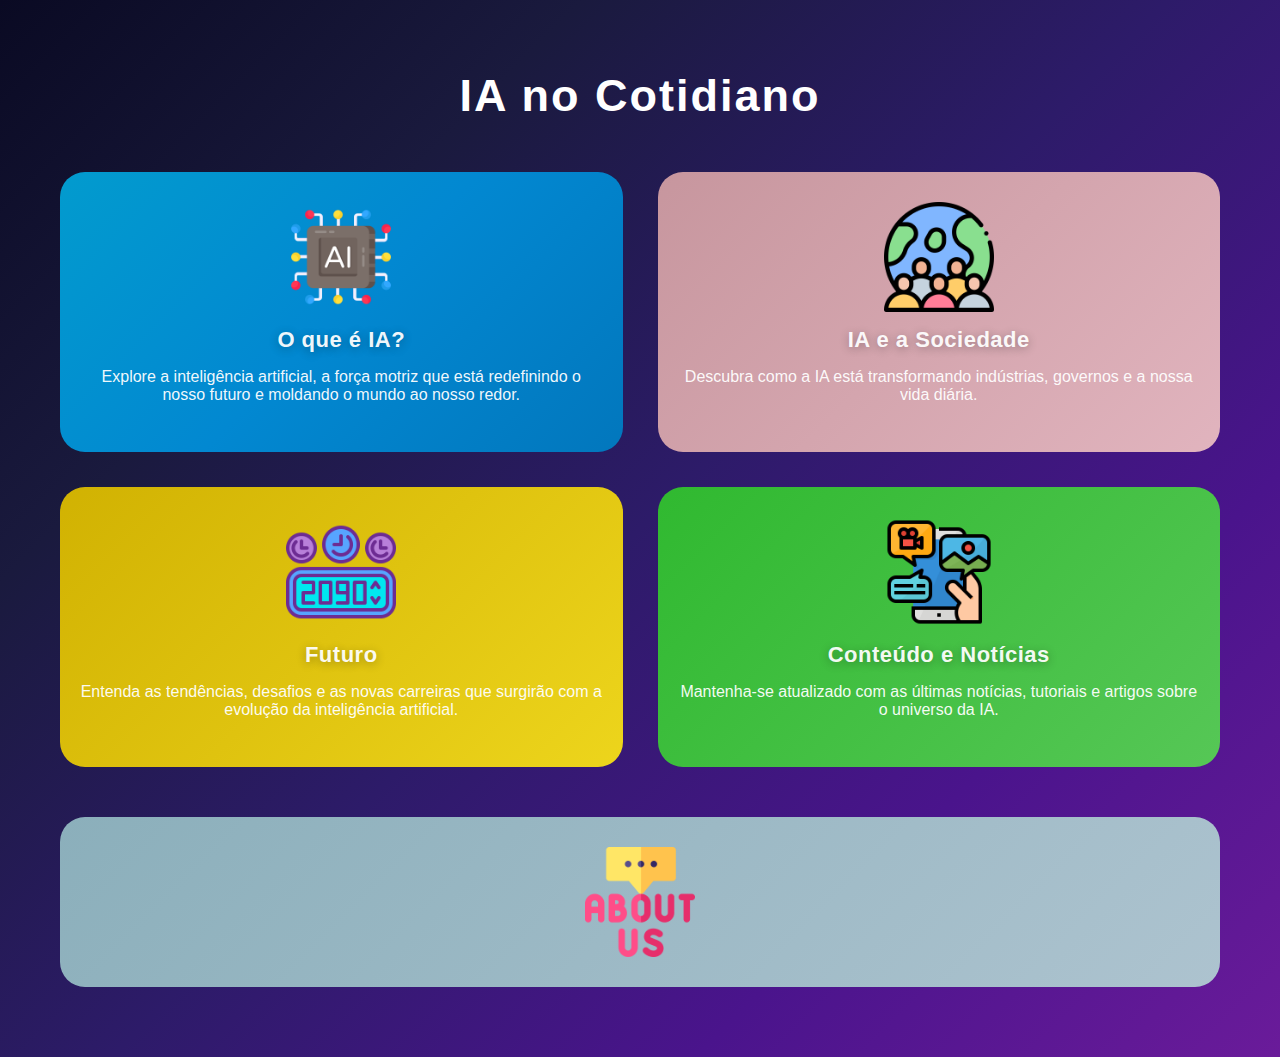
<file: index.html>
<!DOCTYPE html>
<html lang="pt-BR">
    <head>
        <meta charset="UTF-8">
        <meta name="viewport" content="width=device-width, initial-scale=1.0">
        <title>IA no Cotidiano</title>
        
        <link rel="stylesheet" href="css/style.css">
    </head>

    <body>
        <div class="main-container">
            <h1>IA no Cotidiano</h1>

            <div id="container-card-home">
                <div id="card-home-1">
                    <img src="assets/home/conexao-ia.png" alt="IA">
                    <p class="title-card-home color-white">O que é IA?</p>
                    <p class="color-white">Explore a inteligência artificial, a força motriz que está redefinindo o nosso futuro e moldando o mundo ao nosso redor.</p>
                </div>

                <div id="card-home-2">
                    <img src="assets/home/sociedade.png" alt="IA e a sociedade">
                    <p class="title-card-home color-white">IA e a Sociedade</p>
                    <p class="color-white">Descubra como a IA está transformando indústrias, governos e a nossa vida diária.</p>
                </div>
                
                <div id="card-home-3">
                    <img src="assets/home/futuro.png" alt="IA e o futuro">
                    <p class="title-card-home color-white">Futuro</p>
                    <p class="color-white">Entenda as tendências, desafios e as novas carreiras que surgirão com a evolução da inteligência artificial.</p>
                </div>
                   
                <div id="card-home-4">
                    <img src="assets/home/conteudo.png" alt="Conteúdo e notícias">
                    <p class="title-card-home color-white">Conteúdo e Notícias</p>
                    <p class="color-white">Mantenha-se atualizado com as últimas notícias, tutoriais e artigos sobre o universo da IA.</p>
                </div>
            </div>

            <div id="card-home-5">
                <img src="assets/home/sobre-nos.png" alt="Sobre nós">
            </div>
        </div>

        <script src="js/redirect.js"></script>
    </body>
</html>
</file>
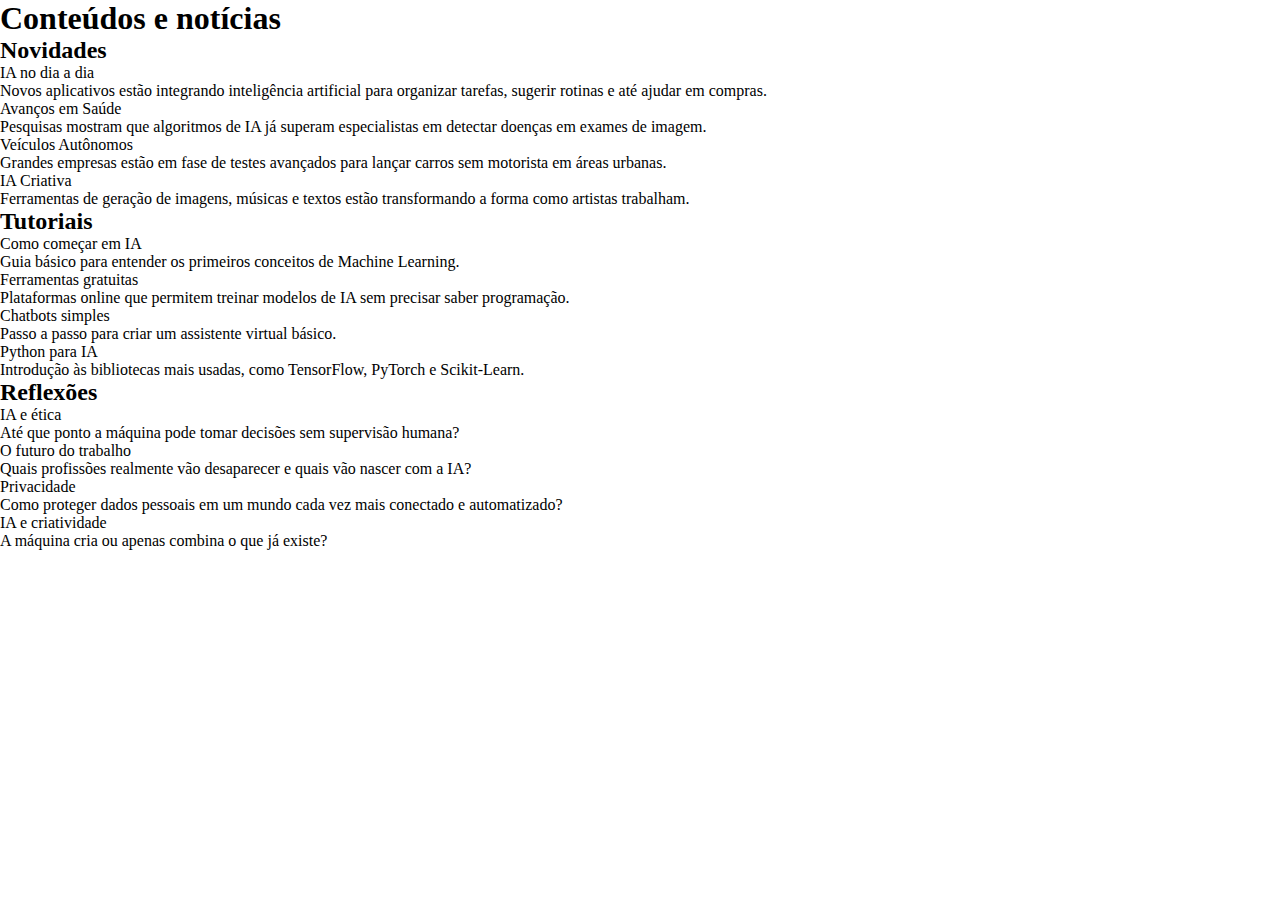
<file: conteudos-noticias.html>
<!DOCTYPE html>
<html lang="pt-BR">
    <head>
        <meta charset="UTF-8">
        <meta name="viewport" content="width=device-width, initial-scale=1.0">
        <title>IA no Cotidiano</title>
        <link rel="stylesheet" href="style.css">
    </head>

    <body>
        <div>
            <h1>Conteúdos e notícias</h1>

            <section>
                <h2>Novidades</h2>
                <div>
                    <div>
                        <p>IA no dia a dia</p>
                        <p>Novos aplicativos estão integrando inteligência artificial para organizar tarefas, sugerir rotinas e até ajudar em compras.</p>
                    </div>
                    <div>
                        <p>Avanços em Saúde</p>
                        <p>Pesquisas mostram que algoritmos de IA já superam especialistas em detectar doenças em exames de imagem.</p>
                    </div>
                    <div>
                        <p>Veículos Autônomos</p>
                        <p>Grandes empresas estão em fase de testes avançados para lançar carros sem motorista em áreas urbanas.</p>
                    </div>
                    <div>
                        <p>IA Criativa</p>
                        <p>Ferramentas de geração de imagens, músicas e textos estão transformando a forma como artistas trabalham.</p>
                    </div>
                </div>
            </section>

            <section>
                <h2>Tutoriais</h2>
                <div>
                    <div>
                        <p>Como começar em IA</p>
                        <p>Guia básico para entender os primeiros conceitos de Machine Learning.</p>
                    </div>
                    <div>
                        <p>Ferramentas gratuitas</p>
                        <p>Plataformas online que permitem treinar modelos de IA sem precisar saber programação.</p>
                    </div>
                    <div>
                        <p>Chatbots simples</p>
                        <p>Passo a passo para criar um assistente virtual básico.</p>
                    </div>
                    <div>
                        <p>Python para IA</p>
                        <p>Introdução às bibliotecas mais usadas, como TensorFlow, PyTorch e Scikit-Learn.</p>
                    </div>
                </div>
            </section>

            <section>
                <h2>Reflexões</h2>
                <div>
                    <div>
                        <p>IA e ética</p>
                        <p>Até que ponto a máquina pode tomar decisões sem supervisão humana?</p>
                    </div> 
                    
                    <div>
                        <p>O futuro do trabalho</p>
                        <p>Quais profissões realmente vão desaparecer e quais vão nascer com a IA?</p>
                    </div>
                    
                    <div>
                        <p>Privacidade</p>
                        <p>Como proteger dados pessoais em um mundo cada vez mais conectado e automatizado?</p>
                    </div>

                    <div>
                        <p>IA e criatividade</p>
                        <p>A máquina cria ou apenas combina o que já existe?</p>
                    </div>
                </div>
            </section>
        </div>
    </body>
</html>
</file>
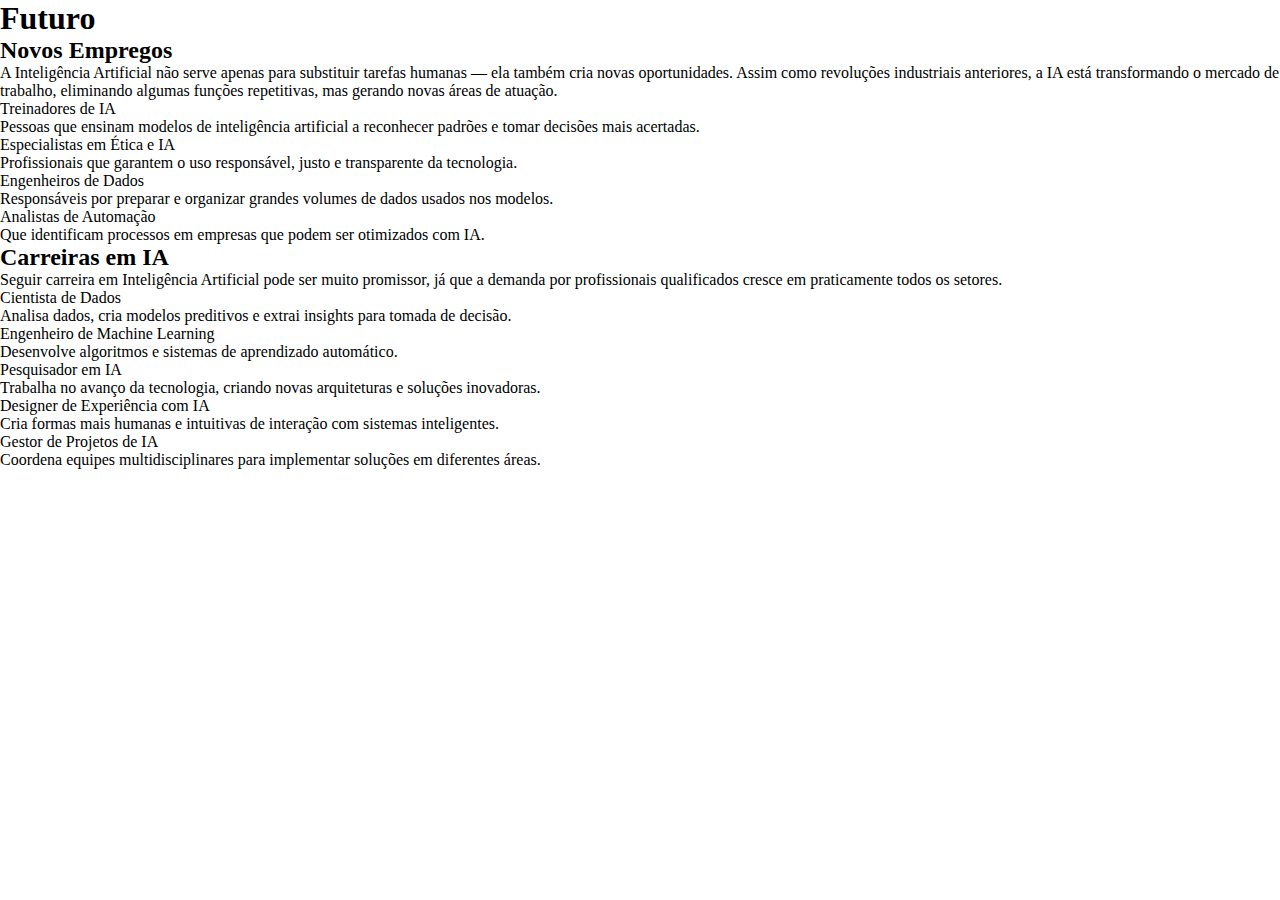
<file: futuro.html>
<!DOCTYPE html>
<html lang="pt-BR">
    <head>
        <meta charset="UTF-8">
        <meta name="viewport" content="width=device-width, initial-scale=1.0">
        <title>IA no Cotidiano</title>
        <link rel="stylesheet" href="style.css">
    </head>

    <body>
        <div>
            <h1>Futuro</h1>

            <section>
                <h2>Novos Empregos</h2>
                <p>A Inteligência Artificial não serve apenas para substituir tarefas humanas — ela também cria novas oportunidades. Assim como revoluções industriais anteriores, a IA está transformando o mercado de trabalho, eliminando algumas funções repetitivas, mas gerando novas áreas de atuação.</p>

                <div>
                    <div>
                        <p>Treinadores de IA</p>
                        <p>Pessoas que ensinam modelos de inteligência artificial a reconhecer padrões e tomar decisões mais acertadas.</p>
                    </div>

                    <div>
                        <p>Especialistas em Ética e IA</p>
                        <p>Profissionais que garantem o uso responsável, justo e transparente da tecnologia.</p>
                    </div>

                    <div>
                        <p>Engenheiros de Dados</p>
                        <p>Responsáveis por preparar e organizar grandes volumes de dados usados nos modelos.</p>
                    </div>

                    <div>
                        <p>Analistas de Automação</p>
                        <p>Que identificam processos em empresas que podem ser otimizados com IA.</p>
                    </div>
                </div>
            </section>

            <section>
                <h2>Carreiras em IA</h2>
                <p>Seguir carreira em Inteligência Artificial pode ser muito promissor, já que a demanda por profissionais qualificados cresce em praticamente todos os setores.</p>

                <div>
                    <div>
                        <p>Cientista de Dados</p>
                        <p>Analisa dados, cria modelos preditivos e extrai insights para tomada de decisão.</p>
                    </div>

                    <div>
                        <p>Engenheiro de Machine Learning</p>
                        <p>Desenvolve algoritmos e sistemas de aprendizado automático.</p>
                    </div>

                    <div>
                        <p>Pesquisador em IA</p>
                        <p>Trabalha no avanço da tecnologia, criando novas arquiteturas e soluções inovadoras.</p>
                    </div>

                    <div>
                        <p>Designer de Experiência com IA</p>
                        <p>Cria formas mais humanas e intuitivas de interação com sistemas inteligentes.</p>
                    </div>

                    <div>
                        <p>Gestor de Projetos de IA</p>
                        <p>Coordena equipes multidisciplinares para implementar soluções em diferentes áreas.</p>
                    </div>
                </div>
            </section>
        </div>
    </body>
</html>
</file>
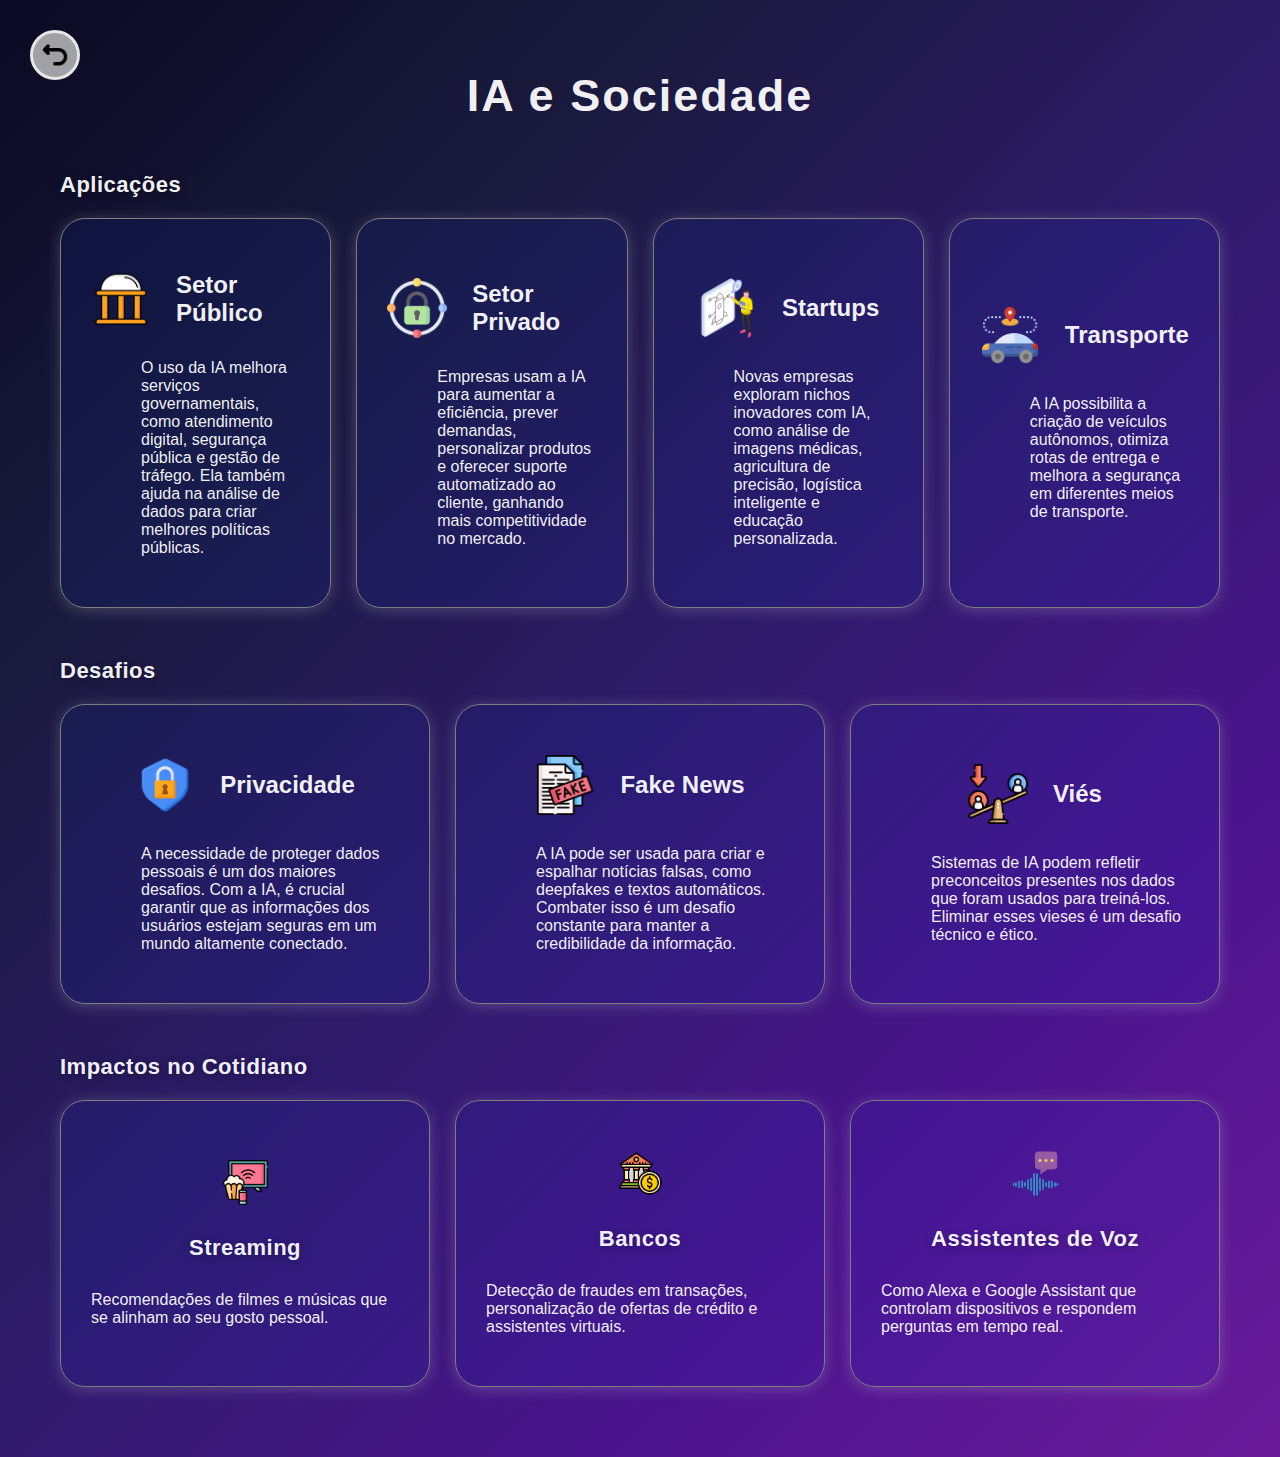
<file: ia-sociedade.html>
<!DOCTYPE html>
<html lang="pt-BR">
    <head>
        <meta charset="UTF-8">
        <meta name="viewport" content="width=device-width, initial-scale=1.0">
        <title>IA no Cotidiano</title>
        <link rel="stylesheet" href="css/style.css">
    </head>

    <body>
        <a href="index.html" class="back-button">
            <img src="assets/voltar.png" alt="Botão de voltar">
        </a>
        <main class="main-container">
            <h1 class="color-white">IA e Sociedade</h1>

            <section class="container-listagem">
                <h2 class="title-card-home color-white mb20">Aplicações</h2>
                <div class="container-listagem-itens-row">
                    <div class="container-listagem-line">
                        <div class="container-listagem-line-header">
                            <img src="assets/ia-sociedade/setor.png" alt="Setor público">
                            <h2 class="color-white">Setor Público</h2>
                        </div>
                        <div class="container-listagem-line-itens">
                            <p class="color-white">O uso da IA melhora serviços governamentais, como atendimento digital, segurança pública e gestão de tráfego. Ela também ajuda na análise de dados para criar melhores políticas públicas.</p>
                        </div>
                    </div>

                    <div class="container-listagem-line">
                        <div class="container-listagem-line-header">
                            <img src="assets/ia-sociedade/rede-privada.png" alt="Setor privado">
                            <h2 class="color-white">Setor Privado</h2>
                        </div>
                        <div class="container-listagem-line-itens">
                            <p class="color-white">Empresas usam a IA para aumentar a eficiência, prever demandas, personalizar produtos e oferecer suporte automatizado ao cliente, ganhando mais competitividade no mercado.</p>
                        </div>
                    </div>

                    <div class="container-listagem-line">
                        <div class="container-listagem-line-header">
                            <img src="assets/ia-sociedade/desenvolvimento-de-startups.png" alt="Startups">
                            <h2 class="color-white">Startups</h2>
                        </div>
                        <div class="container-listagem-line-itens">
                            <p class="color-white">Novas empresas exploram nichos inovadores com IA, como análise de imagens médicas, agricultura de precisão, logística inteligente e educação personalizada.</p>
                        </div>
                    </div>
                    <div class="container-listagem-line">
                        <div class="container-listagem-line-header">
                            <img src="assets/ia-sociedade/carro-autonomo.png" alt="Transporte">
                            <h2 class="color-white">Transporte</h2>
                        </div>
                        <div class="container-listagem-line-itens">
                            <p class="color-white">A IA possibilita a criação de veículos autônomos, otimiza rotas de entrega e melhora a segurança em diferentes meios de transporte.</p>
                        </div>
                    </div>
                </div>
            </section>

            <section class="container-listagem">
                <h2 class="title-card-home color-white mb20">Desafios</h2>
                <div class="container-listagem-itens-row-flex">
                    <div class="container-listagem-line">
                        <div class="container-listagem-line-header">
                            <img src="assets/ia-sociedade/privacidade.png" alt="Privacidade">
                            <h2 class="color-white">Privacidade</h2>
                        </div>
                        <div class="container-listagem-line-itens">
                            <p class="color-white">A necessidade de proteger dados pessoais é um dos maiores desafios. Com a IA, é crucial garantir que as informações dos usuários estejam seguras em um mundo altamente conectado.</p>
                        </div>
                    </div>

                    <div class="container-listagem-line">
                        <div class="container-listagem-line-header">
                            <img src="assets/ia-sociedade/noticias-falsas.png" alt="Fake news">
                            <h2 class="color-white">Fake News</h2>
                        </div>
                        <div class="container-listagem-line-itens">
                            <p class="color-white">A IA pode ser usada para criar e espalhar notícias falsas, como deepfakes e textos automáticos. Combater isso é um desafio constante para manter a credibilidade da informação.</p>
                        </div>
                    </div>
                     <div class="container-listagem-line">
                        <div class="container-listagem-line-header">
                            <img src="assets/ia-sociedade/vies.png" alt="Viés">
                            <h2 class="color-white">Viés</h2>
                        </div>
                        <div class="container-listagem-line-itens">
                            <p class="color-white">Sistemas de IA podem refletir preconceitos presentes nos dados que foram usados para treiná-los. Eliminar esses vieses é um desafio técnico e ético.</p>
                        </div>
                    </div>
                </div>
            </section>

            <section class="container-listagem">
                <h2 class="title-card-home color-white mb20">Impactos no Cotidiano</h2>
                <div class="container-listagem-itens-row-flex">
                    <div class="container-listagem-line">
                        <img src="assets/ia-sociedade/aplicativo-de-streaming-de-tv.png" alt="Serviços de Streaming">
                        <p class="title-card-home color-white">Streaming</p>
                        <p class="color-white">Recomendações de filmes e músicas que se alinham ao seu gosto pessoal.</p>
                    </div>
                     <div class="container-listagem-line">
                        <img src="assets/ia-sociedade/banco.png" alt="Serviços bancários">
                        <p class="title-card-home color-white">Bancos</p>
                        <p class="color-white">Detecção de fraudes em transações, personalização de ofertas de crédito e assistentes virtuais.</p>
                    </div>
                    <div class="container-listagem-line">
                        <img src="assets/ia-sociedade/mensagem-de-voz.png" alt="Serviços de voz">
                        <p class="title-card-home color-white">Assistentes de Voz</p>
                        <p class="color-white">Como Alexa e Google Assistant que controlam dispositivos e respondem perguntas em tempo real.</p>
                    </div>
                </div>
            </section>
        </main>
    </body>
</html>
</file>
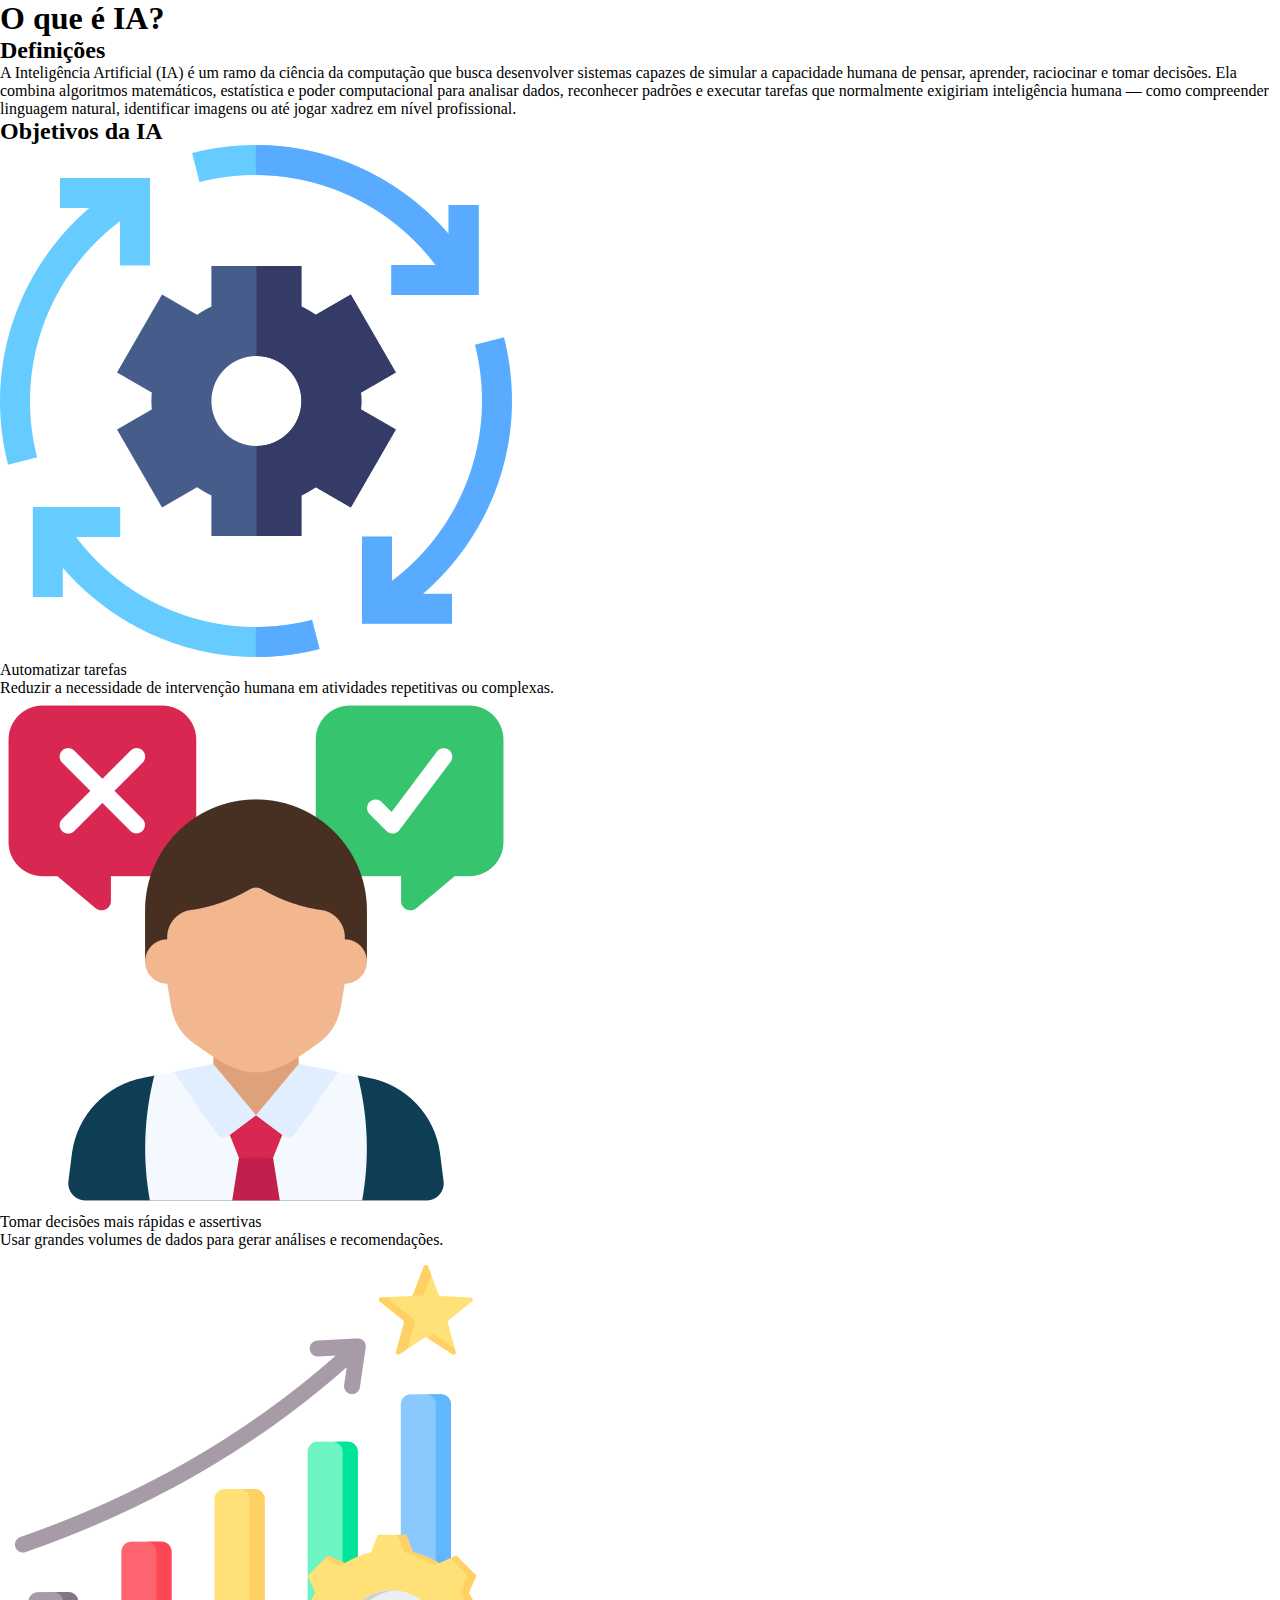
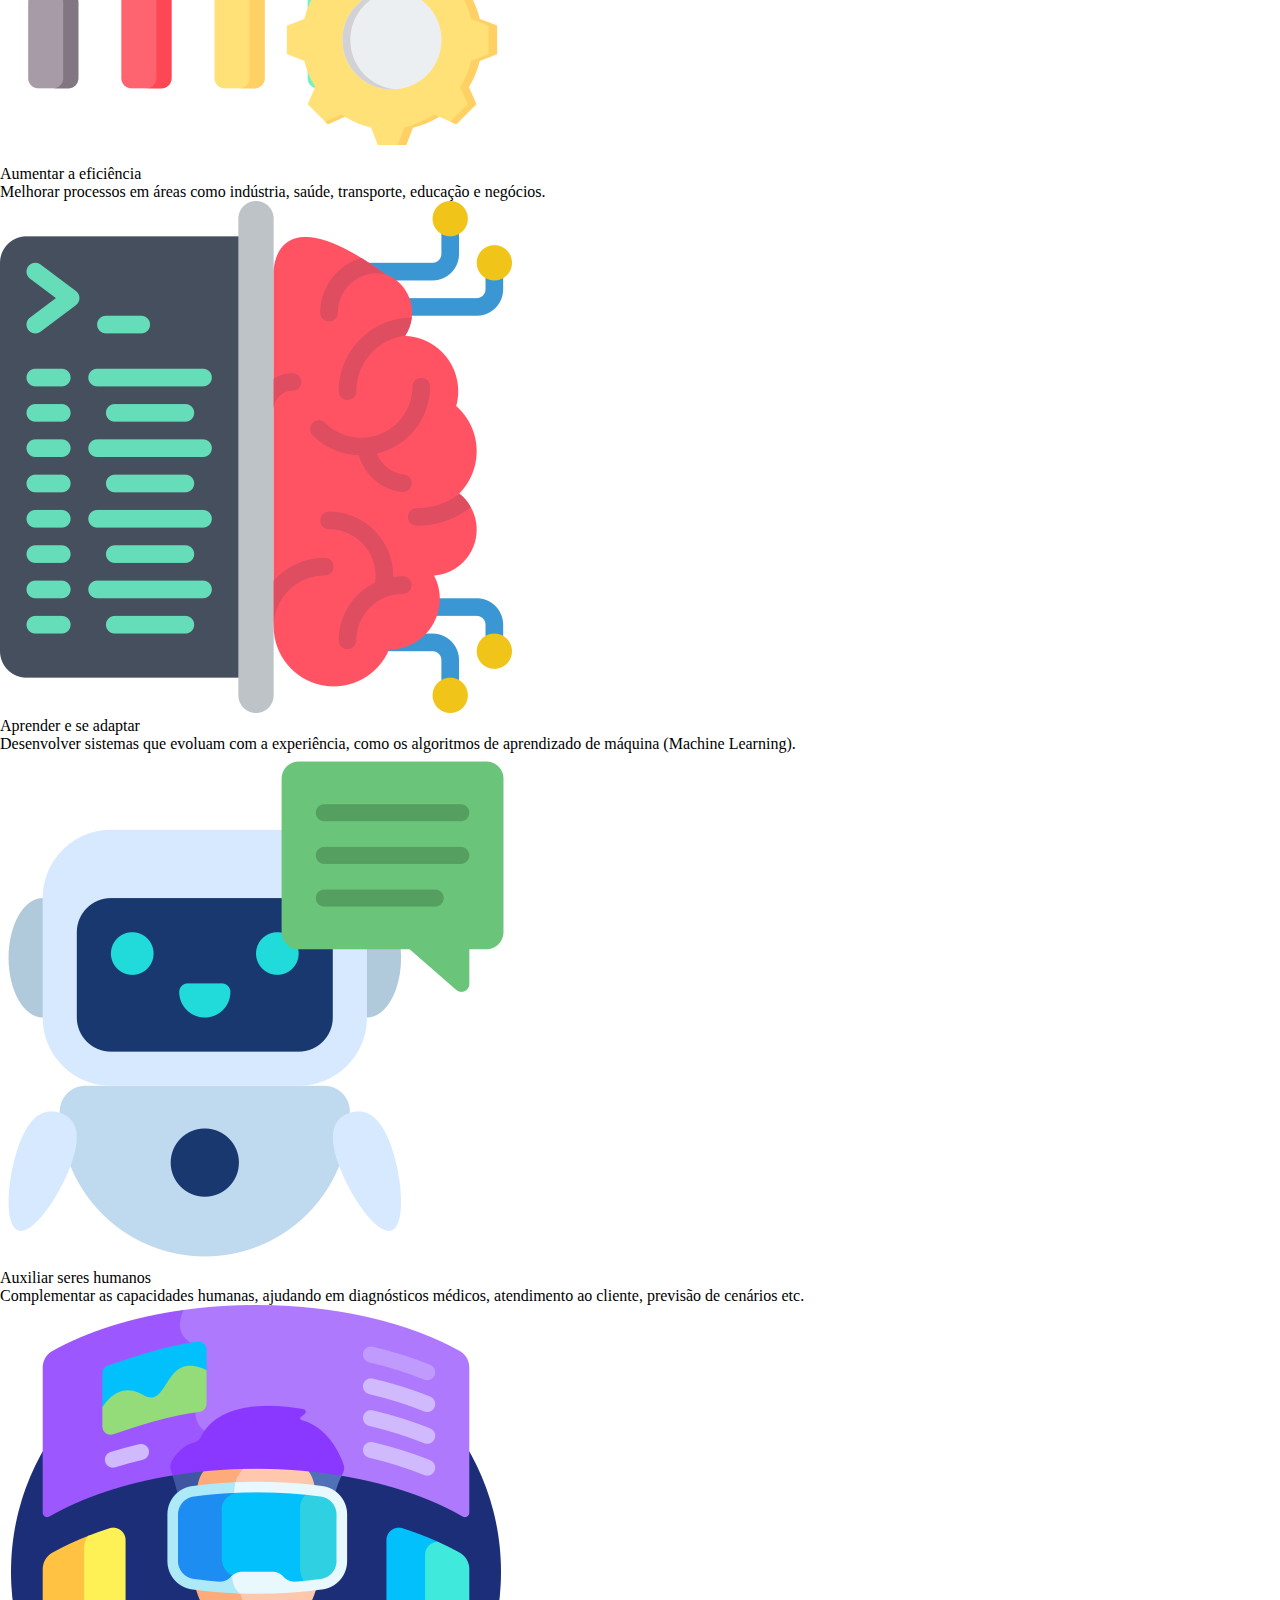
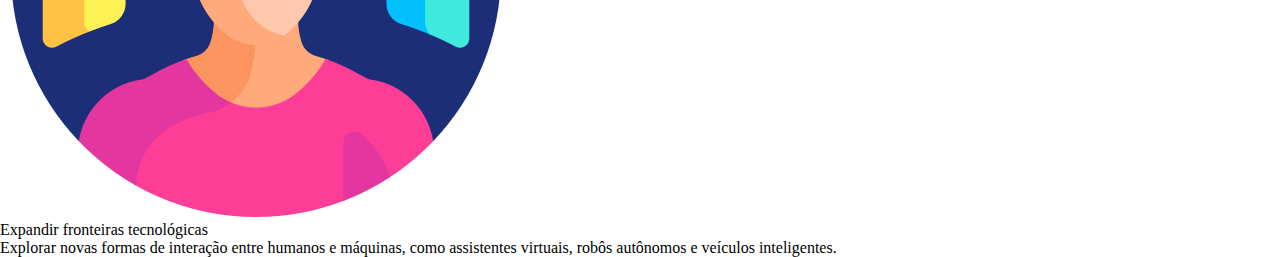
<file: sobre-ia.html>
<!DOCTYPE html>
<html lang="pt-BR">
    <head>
        <meta charset="UTF-8">
        <meta name="viewport" content="width=device-width, initial-scale=1.0">
        <title>IA no Cotidiano</title>
        <link rel="stylesheet" href="style.css">
    </head>

    <body>
        <div>
            <h1>O que é IA?</h1>

            <section>
                <h2>Definições</h2>
                <p>A Inteligência Artificial (IA) é um ramo da ciência da computação que busca desenvolver sistemas capazes de simular a capacidade humana de pensar, aprender, raciocinar e tomar decisões.
Ela combina algoritmos matemáticos, estatística e poder computacional para analisar dados, reconhecer padrões e executar tarefas que normalmente exigiriam inteligência humana — como compreender linguagem natural, identificar imagens ou até jogar xadrez em nível profissional.</p>
            </section>

            <section>
                <h2>Objetivos da IA</h2>

                <div>
                    <div>
                        <img src="assets/automatize.png" alt="">
                        <p>Automatizar tarefas</p>
                        <p>Reduzir a necessidade de intervenção humana em atividades repetitivas ou complexas.</p>
                    </div>

                    <div>
                        <img src="assets/decision.png" alt="">
                        <p>Tomar decisões mais rápidas e assertivas</p>
                        <p>Usar grandes volumes de dados para gerar análises e recomendações.</p>
                    </div>
                    
                    <div>
                        <img src="assets/efficacy.png" alt="">
                        <p>Aumentar a eficiência</p>
                        <p>Melhorar processos em áreas como indústria, saúde, transporte, educação e negócios.</p>
                    </div>

                    <div>
                        <img src="assets/learn.png" alt="">
                        <p>Aprender e se adaptar</p>
                        <p>Desenvolver sistemas que evoluam com a experiência, como os algoritmos de aprendizado de máquina (Machine Learning).</p>
                    </div>

                    <div>
                        <img src="assets/assistant.png" alt="">
                        <p>Auxiliar seres humanos</p>
                        <p>Complementar as capacidades humanas, ajudando em diagnósticos médicos, atendimento ao cliente, previsão de cenários etc.</p>
                    </div>

                    <div>
                        <img src="assets/expansive.png" alt="">
                        <p>Expandir fronteiras tecnológicas</p>
                        <p>Explorar novas formas de interação entre humanos e máquinas, como assistentes virtuais, robôs autônomos e veículos inteligentes.</p>
                    </div>
                </div>
            </section>
        </div>
    </body>
</html>
</file>
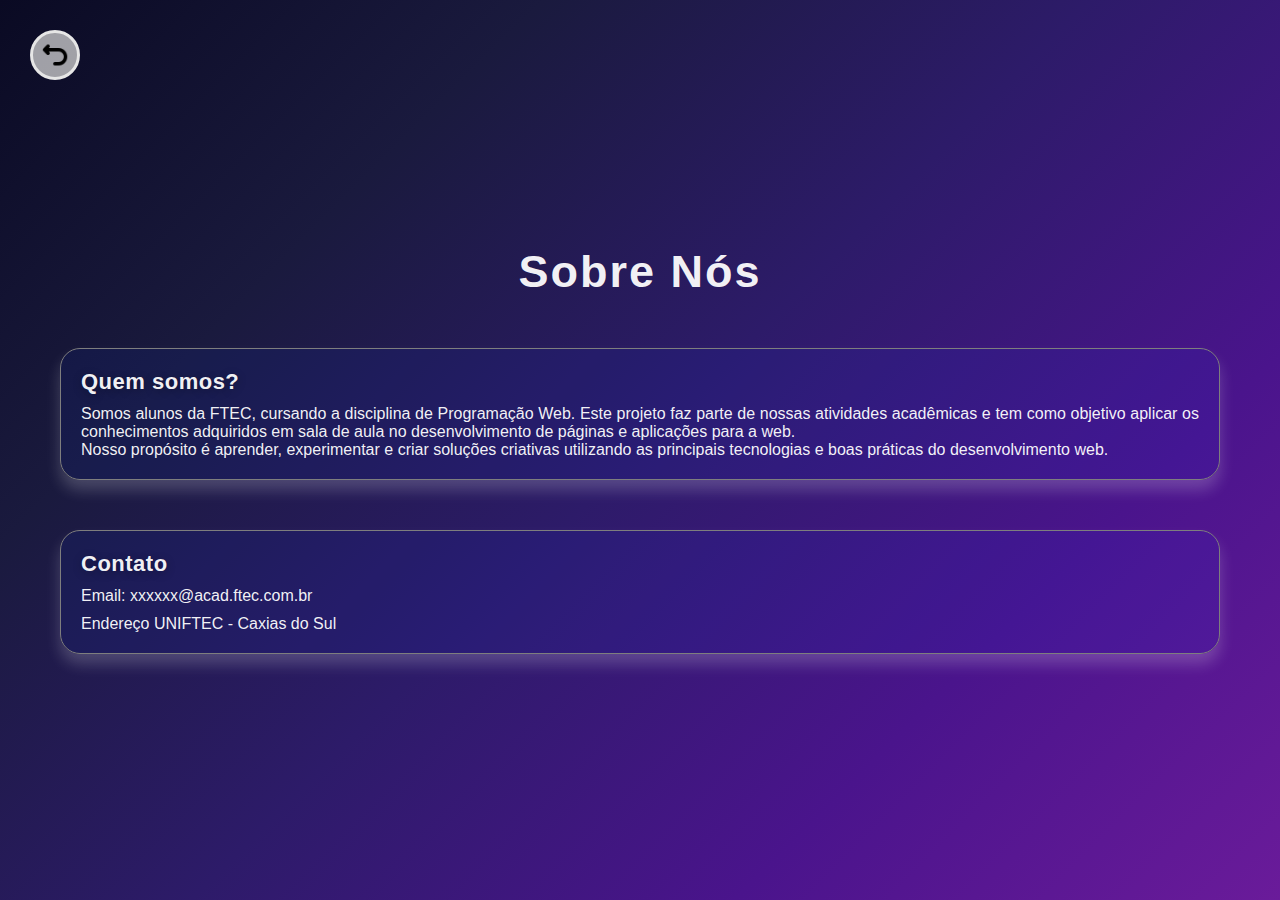
<file: sobre-nos.html>
<!DOCTYPE html>
<html lang="pt-BR">
    <head>
        <meta charset="UTF-8">
        <meta name="viewport" content="width=device-width, initial-scale=1.0">
        <title>IA no Cotidiano</title>
        <link rel="stylesheet" href="css/style.css">
    </head>

    <body>
        <a href="index.html" class="back-button">
            <img src="assets/voltar.png" alt="Botão de voltar">
        </a>

        <div class="main-container">
            <h1 class="color-white">Sobre Nós</h1>

            <section class="container-definicao">
                <h2 class="title-card-home color-white">Quem somos?</h2>
                <p class="color-white">Somos alunos da FTEC, cursando a disciplina de Programação Web. Este projeto faz parte de nossas atividades acadêmicas e tem como objetivo aplicar os conhecimentos adquiridos em sala de aula no desenvolvimento de páginas e aplicações para a web.
                    <br>
                    Nosso propósito é aprender, experimentar e criar soluções criativas utilizando as principais tecnologias e boas práticas do desenvolvimento web.</p>
            </section>

            <section class="container-definicao">
                <h2 class="title-card-home color-white">Contato</h2>
                <p class="color-white">Email: xxxxxx@acad.ftec.com.br</p>
                <p class="color-white">Endereço UNIFTEC - Caxias do Sul</p>
            </section>
        </div>
    </body>
</html>
</file>
<file: css/style.css>
* { 
    margin: 0; 
    padding: 0; 
    font-family: 'Segoe UI', Tahoma, Geneva, Verdana, sans-serif;
    box-sizing: border-box;
}

body { 
    background: linear-gradient(135deg, #0a0a23 0%, #1a1a3e 25%, #2d1b69 50%, #4a148c 75%, #6a1b9a 100%);
    display: flex; 
    justify-content: center; 
    align-items: center; 
    min-height: 100vh;
    overflow-x: hidden;
}

.main-container { 
    max-width: 1200px; 
    width: 100%; 
    margin: 50px 0; 
    padding: 20px; 
    display: flex; 
    flex-direction: column; 
    align-items: center; 
    gap: 50px;
}

h1 { 
    color: white;
    font-weight: 900; 
    font-size: 45px; 
    text-align: center;
    letter-spacing: 2px;
}

#card-home-5{
    width: 100%;
    padding: 30px 20px; 
    border-radius: 25px; 
    display: flex; 
    flex-direction: column; 
    align-items: center; 
    text-align: center; 
    gap: 15px; 
    transition: all 0.4s cubic-bezier(0.175, 0.885, 0.32, 1.275); 
    background: linear-gradient(135deg, #8bafbb 0%, #9cb9c5 50%, #adc3cf 100%);
}

#card-home-5:hover{
    background: linear-gradient(135deg, #ADD8E6 0%, #b8dde8 50%, #c3e2ea 100%);
}

#card-home-5 > img{
    width: 110px; 
    transition: 0.5s ease;
}

#card-home-5:hover { 
    transform: scale(1.08); 
}

#card-home-5:hover > img {
    filter: brightness(1.1);
    transform: scale(1.3);
}

#container-card-home { 
    display: grid; 
    grid-template-columns: 1fr 1fr; 
    grid-auto-flow: dense; 
    grid-auto-rows: minmax(280px, auto); 
    gap: 35px;
}

#container-card-home > div { 
    padding: 30px 20px; 
    border-radius: 25px; 
    display: flex; 
    flex-direction: column; 
    align-items: center; 
    text-align: center; 
    gap: 15px; 
    transition: all 0.4s cubic-bezier(0.175, 0.885, 0.32, 1.275); 
}

#container-card-home > div:hover { 
    transform: scale(1.08); 
}

#container-card-home > div > img { 
    width: 110px; 
    transition: 0.5s ease;
}

#container-card-home > div:hover > img {
    filter: brightness(1.1);
    transform: scale(1.3);
}

.title-card-home { 
    font-weight: 700; 
    font-size: 22px;
    text-shadow: 0 2px 10px rgba(0, 0, 0, 0.3);
    letter-spacing: 0.5px;
}

.color-white { 
    color: rgba(255, 255, 255, 0.95);
}

#container-card-home > div:nth-child(1) { 
    background: linear-gradient(135deg, #029bce 0%, #0288d1 50%, #0277bd 100%);
}

#container-card-home > div:nth-child(1):hover { 
    background: linear-gradient(135deg, #00BFFF 0%, #1e88e5 50%, #42a5f5 100%);
}

#container-card-home > div:nth-child(2) { 
    background: linear-gradient(135deg, #c7969e 0%, #d4a5ae 50%, #e1b4be 100%);
}

#container-card-home > div:nth-child(2):hover { 
    background: linear-gradient(135deg, #FFC0CB 0%, #ffb3c6 50%, #ffa6c1 100%);
}

#container-card-home > div:nth-child(3) { 
    background: linear-gradient(135deg, #d1b202 0%, #dfc30f 50%, #edd51c 100%);
}

#container-card-home > div:nth-child(3):hover { 
    background: linear-gradient(135deg, #FFD700 0%, #ffdc33 50%, #ffe066 100%);
}

#container-card-home > div:nth-child(4) { 
    background: linear-gradient(135deg, #30b930 0%, #43c043 50%, #56c756 100%);
}

#container-card-home > div:nth-child(4):hover { 
    background: linear-gradient(135deg, #32CD32 0%, #4dd44d 50%, #68db68 100%);
}

.container-definicao{
    border-radius: 20px;
    border: 1px solid rgb(126, 126, 126);
    padding: 20px;
    display: flex;
    flex-direction: column;
    gap: 10px;
    background-color: #002fff13;
    box-shadow: 0 10px 15px rgba(255, 255, 255, 0.2);
    width: 100%;
    text-align: justify;
}

.mb20{
    margin-bottom: 20px;
}

.container-listagem{
    width: 100%;
}

.container-listagem-itens{
    display: flex;
    flex-direction: column;
    gap: 25px;
}

.container-listagem-itens-row{
    display: grid;
    grid-template-columns: 1fr 1fr 1fr 1fr; 
    flex-direction: row;
    gap: 25px;
}

.container-listagem-itens-row-flex{
    display: flex !important;
    gap: 25px;
}

.container-listagem-line{
    background-color: #002fff13;
    display: flex;
    flex: 1;
    flex-direction: column;
    gap: 30px;
    justify-content: center;
    padding: 50px 30px;
    border-radius: 25px;
    border: 1px solid rgb(126, 126, 126);
    box-shadow: 0 2px 15px rgba(255, 255, 255, 0.2);
    align-items: center;
}

.container-listagem-line-reverse{
    flex-direction: row-reverse;
    justify-content: center;
}

.container-listagem-line-header{
    display: flex;
    flex-direction: row;
    align-items: center;
    gap: 25px;
}

.container-listagem-line-header > img{
    height: 60px;
    transition: 0.2s ease-in-out;
}

.container-listagem-line:hover > div > img{
    transform: scale(1.1);
}

.container-listagem-line > img{
    width: 45px;
}

.container-listagem-line-itens{
    display: flex;
    flex-direction: column;
    gap: 40px;
    padding-left: 50px;
}

.container-listagem-line-itens > div{
    display: flex;
    flex-direction: column;
    gap: 10px;
}

.container-listagem-line-itens > div > div{
    padding-left: 10px;
    display: flex;
    flex-direction: column;
    gap: 7px;
}

.container-listagem-line-itens-image-text{
    height: 20px;
}

.listagem-line-separador{
    height: 8px;
    background-color: rgba(255, 255, 255, 0.123);
    border-radius: 50px;
}

.back-button {
    position: fixed;
    top: 30px;
    left: 30px;
    z-index: 100;
    transition: all 0.2s ease-in-out;
}

.back-button > img {
    height: 50px;
    filter: brightness(0.9);
    border: 3px solid rgb(255, 255, 255);
    border-radius: 50%;
    padding: 8px;
    background-color: rgba(227, 227, 227, 0.771);
}

.back-button:hover {
    transform: scale(1.1);
}

.back-button:active {
    transform: scale(0.9);
}

@media (max-width: 1200px) { 
    .main-container { 
        padding: 20px 50px; 
    } 

    .container-listagem-itens-row {
        grid-template-columns: 1fr 1fr; 
    }

    .container-listagem-itens-row-flex{
        display: grid !important;
        grid-template-columns: 1fr 1fr; 
        flex-direction: row;
        gap: 25px;
    }
}

@media (max-width: 850px) { 
    #container-card-home { 
        grid-template-columns: 1fr; 
        gap: 25px; 
    }
    .container-listagem-itens-row {
        grid-template-columns: 1fr; 
    }

    .container-listagem-itens-row-flex{
        display: grid !important;
        grid-template-columns: 1fr;
    }

    .main-container { 
        padding: 20px; 
        margin: 30px 0; 
    }
    h1 { 
        font-size: 38px; 
    }
    #container-card-home > div { 
        grid-auto-rows: minmax(250px, auto);
    }
    .back-button {
        top: 20px;
        left: 20px;
    }
}
</file>
<file: style.css>
*{
    margin: 0;
    padding: 0;
}
</file>
